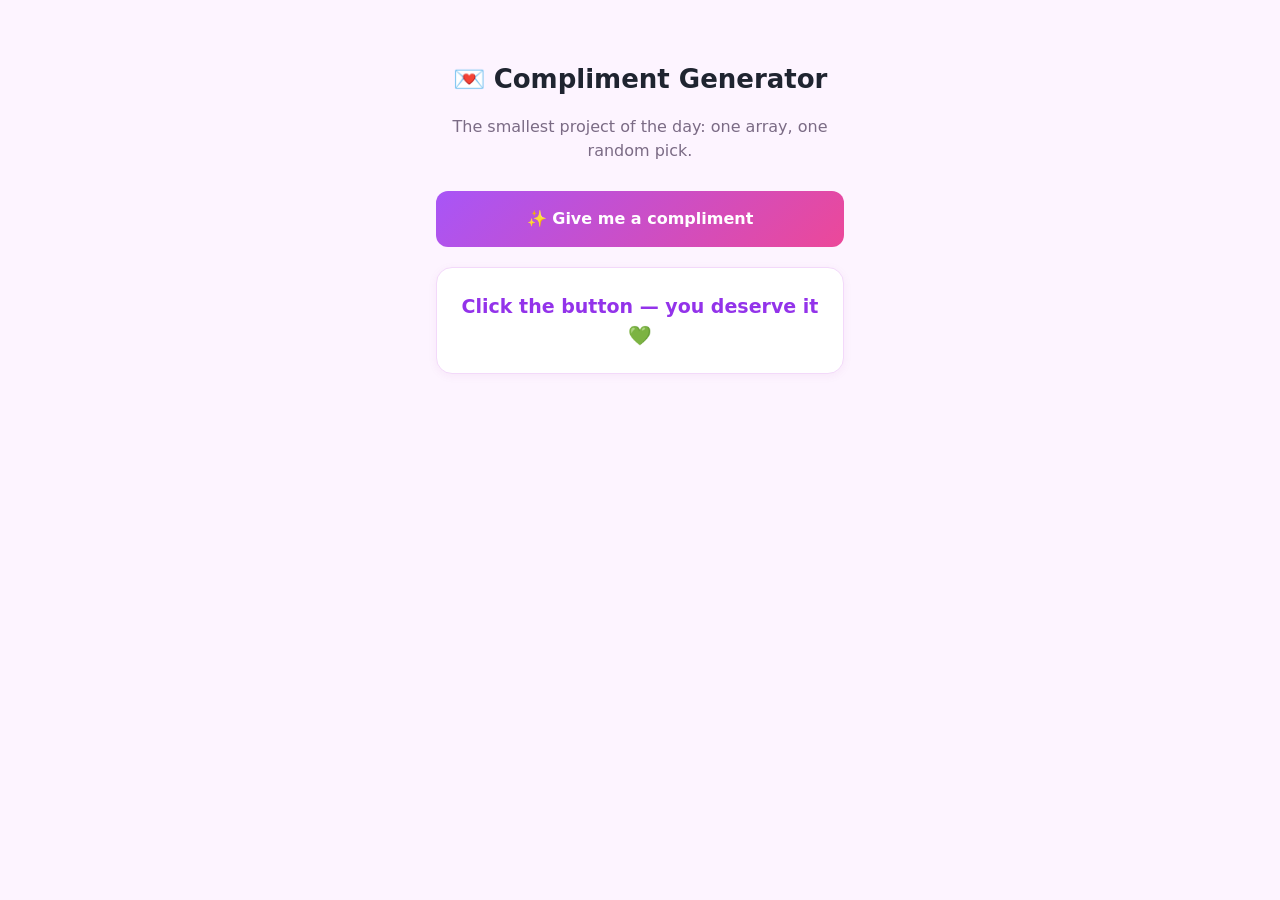
<file: project-compliment-generator/index.html>
<!DOCTYPE html>
<html lang="en">
<head>
    <meta charset="UTF-8">
    <meta name="viewport" content="width=device-width, initial-scale=1.0">
    <title>Compliment Generator</title>
    <link rel="stylesheet" href="style.css">
</head>
<body>
    <h1>💌 Compliment Generator</h1>
    <p class="hint">
        The smallest project of the day: one array, one random pick.
    </p>

    <button id="giveBtn">✨ Give me a compliment</button>

    <div class="card">
        <p id="result" class="result">Click the button — you deserve it 💚</p>
    </div>

    <script src="app.js"></script>
</body>
</html>
</file>
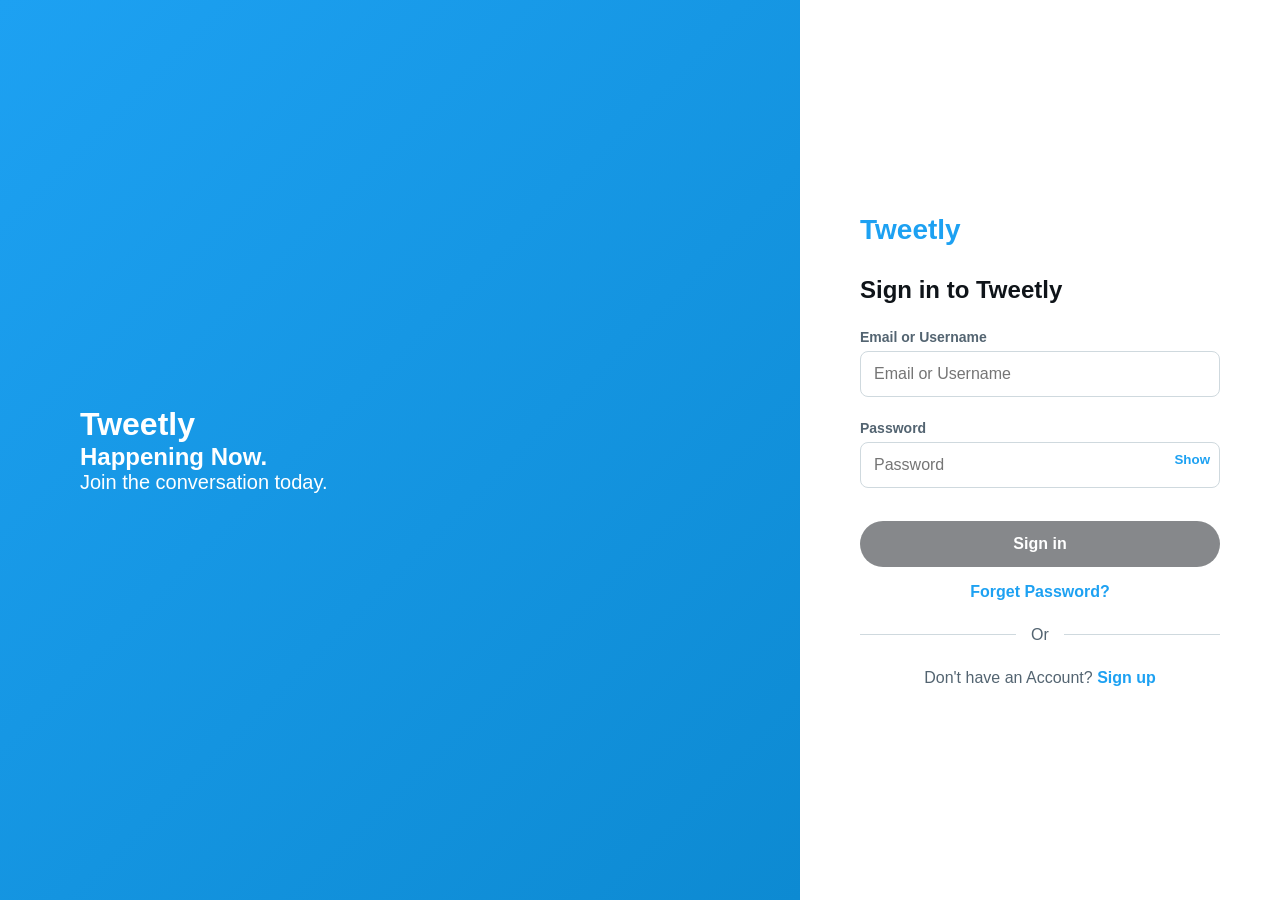
<file: Twitter Login/index.html>
<!DOCTYPE html>
<html lang="en">

<head>
    <meta charset="UTF-8">
    <meta name="viewport" content="width=device-width, initial-scale=1.0">
    <title>Tweetly - Login</title>

    <link rel="stylesheet" href="Login.css">
</head>

<body>

    <div class="login-page">

        <!-- Left Side -->
        <div class="brand-panel">

            <h1>Tweetly</h1>

            <h2>Happening Now.</h2>

            <p>Join the conversation today.</p>

        </div>


        <!-- Right Side -->
        <div class="form-panel">

            <div class="form-card">

                <h2 class="logo">Tweetly</h2>

                <h3>Sign in to Tweetly</h3>


                <form id="loginForm">

                    <!-- Email -->
                    <label>Email or Username</label>

                    <input
                        type="email"
                        id="email"
                        placeholder="Email or Username"
                    >

                    <span id="emailError"></span>


                    <!-- Password -->
                    <label>Password</label>

                    <div class="password-box">

                        <input
                            type="password"
                            id="password"
                            placeholder="Password"
                        >

                        <button
                            type="button"
                            id="togglePassword"
                        >
                            Show
                        </button>

                    </div>

                    <span id="passwordError"></span>


                    <!-- Login Button -->
                    <button
                        type="submit"
                        id="signinBtn"
                        disabled
                    >
                        Sign in
                    </button>

                </form>


                <a href="#">Forget Password?</a>

                <div class="divider">
                    <span>Or</span>
                </div>

                <p>
                    Don't have an Account?
                    <a href="#">Sign up</a>
                </p>

            </div>

        </div>

    </div>


    <script src="Login.js"></script>

</body>

</html>
</file>
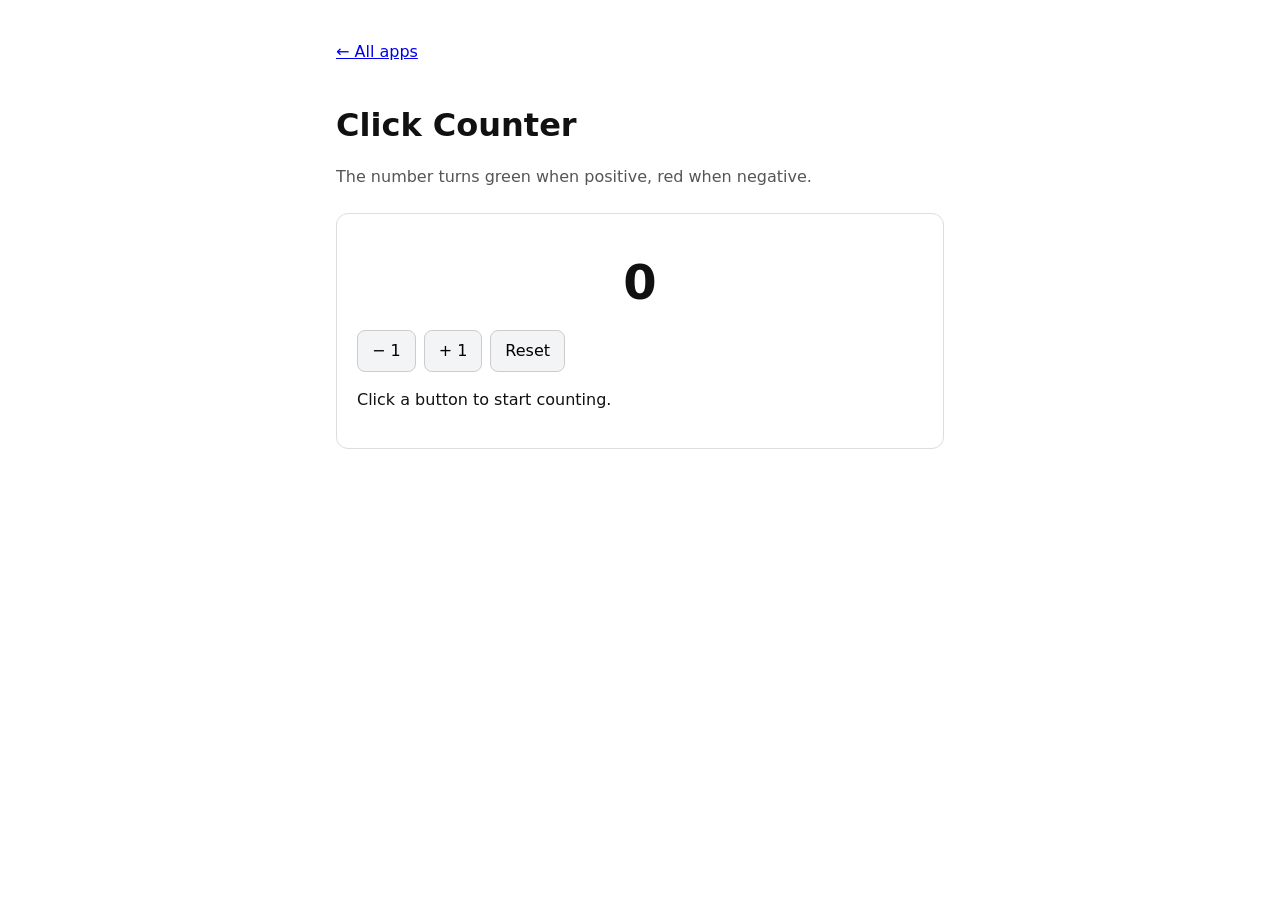
<file: Dom Deep Drive/counter.html>
<!DOCTYPE html>
<html lang="en">
<head>
    <meta charset="UTF-8">
    <meta name="viewport" content="width=device-width, initial-scale=1.0">
    <title>2. Click Counter</title>
    <link rel="stylesheet" href="style.css">
</head>
<body>
    <a class="back" href="index.html">← All apps</a>
    <h1>Click Counter</h1>
    <p class="hint">The number turns green when positive, red when negative.</p>

    <div class="box">
        <div class="big" id="count">0</div>

        <div class="row">
            <button id="minusBtn">− 1</button>
            <button id="plusBtn">+ 1</button>
            <button id="resetBtn">Reset</button>
        </div>

        <p id="message">Click a button to start counting.</p>
    </div>

    <script src="counter.js"></script>
</body>
</html>
</file>
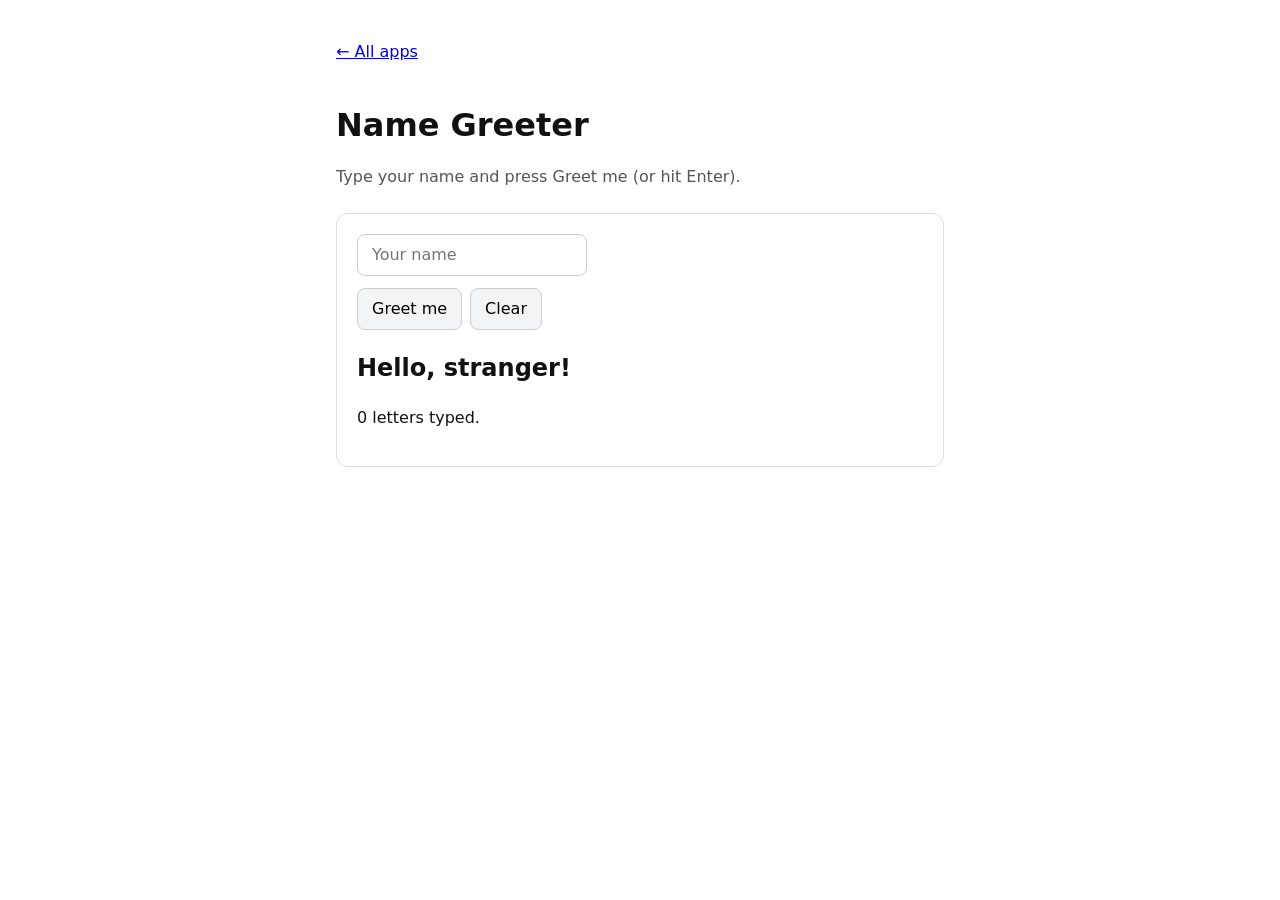
<file: Dom Deep Drive/greeting.html>
<!DOCTYPE html>
<html lang="en">
<head>
    <meta charset="UTF-8">
    <meta name="viewport" content="width=device-width, initial-scale=1.0">
    <title>1. Name Greeter</title>
    <link rel="stylesheet" href="style.css">
</head>
<body>
    <a class="back" href="index.html">← All apps</a>
    <h1>Name Greeter</h1>
    <p class="hint">Type your name and press Greet me (or hit Enter).</p>

    <div class="box">
        <input id="nameInput" type="text" placeholder="Your name">

        <div class="row">
            <button id="greetBtn">Greet me</button>
            <button id="clearBtn">Clear</button>
        </div>

        <h2 id="greeting">Hello, stranger!</h2>
        <p id="letterCount">0 letters typed.</p>
    </div>

    <script src="greeting.js"></script>
</body>
</html>
</file>
<file: project-compliment-generator/style.css>
* {
    box-sizing: border-box;
}

body {
    font-family: system-ui, sans-serif;
    max-width: 440px;
    margin: 60px auto;
    padding: 0 16px 60px;
    line-height: 1.5;
    color: #1f2430;
    background: #fdf4ff;
    text-align: center;
}
h1 {
    font-size: 26px;
    margin-bottom: 4px;
}

.hint {
    color: #7b6b85;
    margin-bottom: 28px;
}

button{
    font: inherit;
    cursor: pointer;
    width: 100%;
    padding: 16px;
    border-radius: 12px;
    border: none;
    background: linear-gradient(135deg, #a855f7, #ec4899);
    color: #fff;
    font-weight: 700;
    font-size: 16px;
    transition: transform 0.1s, filter 0.15s;
}
button:hover {
    filter: brightness(1.08);
}

button:active {
    transform: scale(0.97);
}

.card {
    background: #fff;
    border: 1px solid #f3d9fa;
    border-radius: 16px;
    padding: 24px 18px;
    margin: 20px 0;
    box-shadow: 0 2px 10px rgba(150, 30, 150, 0.06);
}

.result {
    margin: 0;
    font-size: 19px;
    font-weight: 600;
    color: #9333ea;
    min-height: 30px;
    animation: pop 0.25s ease;
}

@keyframes pop {
    0%   { transform: scale(0.9); opacity: 0; }
    100% { transform: scale(1); opacity: 1; }
}
</file>
<file: Twitter Login/Login.css>
* {
    margin: 0;
    padding: 0;
    box-sizing: border-box;
}

body {
    font-family: Arial, sans-serif;
    background: #f7f9f9;
    color: #0f1419;
}


/* Main Page */

.login-page {
    display: flex;
    min-height: 100vh;
}


/* Left Side */

.brand-panel {
    flex: 1;
    background: linear-gradient(135deg, #1da1f2, #0d8ad2);

    color: white;

    display: flex;
    flex-direction: column;
    justify-content: center;

    padding: 80px;
}





.brand-panel p {
    font-size: 20px;
}


/* Right Side */

.form-panel {
    width: 480px;

    background: white;

    display: flex;
    justify-content: center;
    align-items: center;

    padding: 40px;
}

.form-card {
    width: 100%;
    max-width: 360px;
}


/* Logo */

.logo {
    color: #1da1f2;
    font-size: 28px;
    margin-bottom: 30px;
}


/* Title */

.form-card h3 {
    font-size: 24px;
    margin-bottom: 25px;
}


/* Labels */

label {
    display: block;

    font-size: 14px;
    font-weight: bold;

    color: #536471;

    margin-bottom: 6px;
}


/* Inputs */

input {
    width: 100%;

    padding: 13px;

    font-size: 16px;

    border: 1px solid #cfd9de;
    border-radius: 8px;

    outline: none;

    margin-bottom: 5px;
}

input:focus {
    border-color: #1da1f2;
}


/* Password */

.password-box {
    position: relative;
}

.password-box input {
    padding-right: 60px;
}

.password-box button {
    position: absolute;

    right: 10px;
    top: 10px;

    border: none;
    background: none;

    color: #1da1f2;

    font-weight: bold;

    cursor: pointer;
}


/* Error */

#emailError,
#passwordError {
    display: block;

    color: #f4212e;

    font-size: 12px;

    min-height: 18px;
}


/* Login Button */

#signinBtn {
    width: 100%;

    padding: 14px;

    margin-top: 10px;

    border: none;
    border-radius: 25px;

    background: #0f1419;
    color: white;

    font-size: 16px;
    font-weight: bold;

    cursor: pointer;
}

#signinBtn:hover:not(:disabled) {
    background: #1da1f2;
}

#signinBtn:disabled {
    opacity: 0.5;
    cursor: not-allowed;
}


/* Links */

.form-card > a {
    display: block;

    text-align: center;

    margin-top: 16px;

    color: #1da1f2;

    text-decoration: none;

    font-weight: bold;
}

.form-card a:hover {
    text-decoration: underline;
}


/* Divider */

.divider {
    display: flex;

    align-items: center;

    gap: 15px;

    margin: 25px 0;

    color: #536471;
}

.divider::before,
.divider::after {
    content: "";

    height: 1px;

    background: #cfd9de;

    flex: 1;
}


/* Signup */

.form-card p {
    text-align: center;

    color: #536471;
}

.form-card p a {
    color: #1da1f2;

    font-weight: bold;

    text-decoration: none;
}


/* Mobile */

@media (max-width: 768px) {

    .login-page {
        flex-direction: column;
    }

    .brand-panel {
        padding: 40px 25px;

        text-align: center;

        align-items: center;
    }

    .brand-panel h1 {
        font-size: 28px;

        margin-bottom: 20px;
    }

    .brand-panel h2 {
        font-size: 32px;
    }

    .form-panel {
        width: 100%;

        padding: 40px 20px;
    }
}
</file>
<file: Dom Deep Drive/style.css>
* {
    box-sizing: border-box;
}

body {
    font-family: system-ui, sans-serif;
    max-width: 640px;
    margin: 40px auto;
    padding: 0 16px;
    line-height: 1.5;
    color: #111;
    background: #fff;
    transition: background 0.2s, color 0.2s;
}

h1 {
    margin-bottom: 8px;
}

.hint {
    color: #555;
    margin-bottom: 24px;
}

button,
input {
    font: inherit;
    padding: 8px 14px;
    border-radius: 8px;
    border: 1px solid #ccc;
}

button {
    cursor: pointer;
    background: #f3f4f6;
}

button:hover {
    background: #e5e7eb;
}

.box {
    border: 1px solid #ddd;
    border-radius: 12px;
    padding: 20px;
    margin: 16px 0;
}

.big {
    font-size: 48px;
    font-weight: bold;
    text-align: center;
    margin: 12px 0;
}

.row {
    display: flex;
    gap: 8px;
    flex-wrap: wrap;
    margin: 12px 0;
}

ul {
    list-style: none;
    padding: 0;
}

li {
    display: flex;
    justify-content: space-between;
    align-items: center;
    gap: 12px;
    padding: 10px 12px;
    border: 1px solid #eee;
    border-radius: 8px;
    margin-bottom: 8px;
}

.done span {
    text-decoration: line-through;
    color: #888;
}

.item {
    cursor: pointer;
}

/* Highlight classes used by the JS files */
.selected {
    background: #dbeafe;
    outline: 2px solid #2563eb;
}

.sibling {
    background: #fef3c7;
}

.parent-box {
    outline: 2px dashed #16a34a;
}

/* Dark mode class toggled from JS */
body.dark {
    background: #111827;
    color: #f9fafb;
}

body.dark .box,
body.dark li {
    border-color: #374151;
}

body.dark button,
body.dark input {
    background: #1f2937;
    color: #f9fafb;
    border-color: #374151;
}

.lesson-list a {
    display: block;
    padding: 12px 14px;
    margin: 10px 0;
    border: 1px solid #e5e7eb;
    border-radius: 10px;
    text-decoration: none;
    color: inherit;
}

.lesson-list a:hover {
    background: #f9fafb;
}

.back {
    display: inline-block;
    margin-bottom: 16px;
}
</file>
